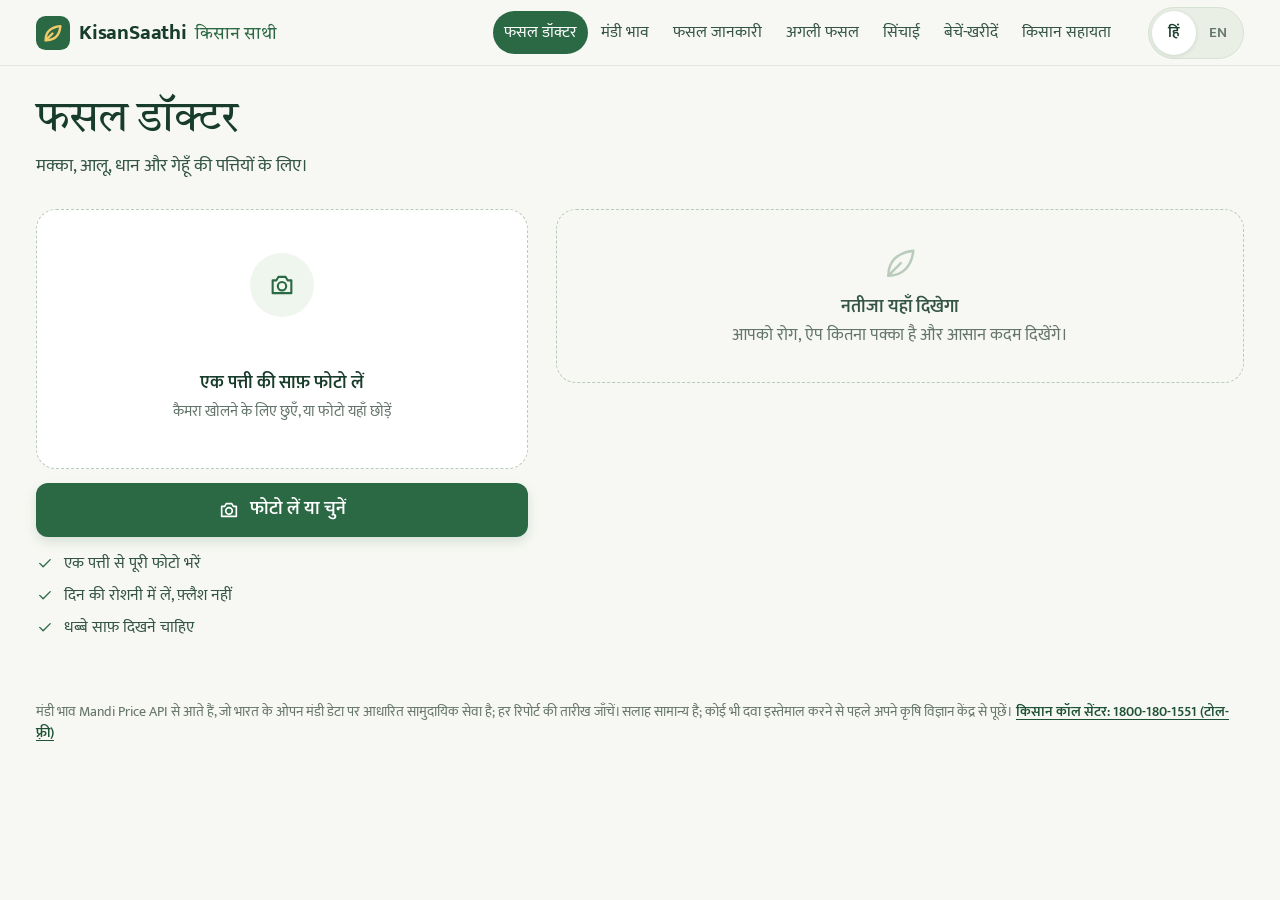
<file: frontend/disease.html>
<!doctype html>
<html lang="hi">
<head>
  <meta charset="utf-8">
  <meta name="viewport" content="width=device-width, initial-scale=1, viewport-fit=cover">
  <meta name="theme-color" content="#f7f8f3">
  <meta name="description" content="Photograph a maize, potato, rice or wheat leaf to check for disease.">
  <title>फसल डॉक्टर | KisanSaathi</title>
  <link rel="icon" href="data:image/svg+xml,%3Csvg xmlns='http://www.w3.org/2000/svg' viewBox='0 0 32 32'%3E%3Crect width='32' height='32' rx='9' fill='%232b6844'/%3E%3Cpath d='M9 23c0-7.5 4.8-12.4 14-13.4-.9 9-5.8 13.4-14 13.4zM9 23l6.5-6.5' fill='none' stroke='%23f2cb69' stroke-width='2.2' stroke-linecap='round' stroke-linejoin='round'/%3E%3C/svg%3E">
  <link rel="preload" href="fonts/Mukta-Regular.woff" as="font" type="font/woff" crossorigin>
  <link rel="preload" href="fonts/TiroDevanagariHindi-Regular.woff" as="font" type="font/woff" crossorigin>
  <link rel="stylesheet" href="css/style.css">
  <link rel="stylesheet" href="css/redesign.css">
  <script src="js/names.js" defer></script>
  <script src="js/i18n.js" defer></script>
  <script src="js/api.js" defer></script>
  <script src="js/disease.js" defer></script>
</head>
<body data-title-key="nav_doctor">
  <a class="skip-link" href="#main" data-i18n="skip">Skip to content</a>
  <header class="site-header">
    <div class="inner">
      <a class="wordmark" href="index.html" aria-label="KisanSaathi home">
        <svg class="wordmark-mark" viewBox="0 0 32 32" aria-hidden="true"><rect width="32" height="32" rx="9" fill="#2b6844"/><path d="M9 23c0-7.5 4.8-12.4 14-13.4-.9 9-5.8 13.4-14 13.4zM9 23l6.5-6.5" fill="none" stroke="#f2cb69" stroke-width="2.2" stroke-linecap="round" stroke-linejoin="round"/></svg>
        <span class="wordmark-text"><span class="wordmark-en" lang="en">KisanSaathi</span><span class="wordmark-hi" lang="hi">किसान साथी</span></span>
      </a>
      <nav class="top-nav" data-i18n-aria="nav_label">
        <a href="disease.html" aria-current="page"><span data-i18n="nav_doctor">Crop Doctor</span></a>
        <a href="prices.html"><span data-i18n="nav_prices">Mandi prices</span></a>
        <a href="crops.html"><span data-i18n="nav_insights">Crop insights</span></a>
        <a href="planning.html"><span data-i18n="nav_planner">Next season</span></a>
        <a href="irrigation.html"><span data-i18n="nav_irrigation">Irrigation</span></a>
        <a href="market.html"><span data-i18n="nav_market">Sell &amp; buy</span></a>
        <a href="schemes.html"><span data-i18n="nav_schemes">Farmer support</span></a>
      </nav>
      <div class="lang" role="group" aria-label="Language / भाषा">
        <button type="button" data-lang="hi" aria-pressed="true" lang="hi">हिं</button>
        <button type="button" data-lang="en" aria-pressed="false" lang="en">EN</button>
      </div>
    </div>
  </header>
  <main id="main" class="page">
    <header class="page-head">
      <h1 data-i18n="doc_title">Crop Doctor</h1>
      <p data-i18n="doc_lead">Works for maize, potato, rice and wheat leaves.</p>
    </header>

    <div class="split">
      <section class="capture sticky">
        <input class="photo-input" type="file" id="photo" accept="image/*">
        <label for="photo" class="dropzone" id="dropzone">
          <span class="dropzone-art"><span data-icon="camera" class="lg"></span></span>
          <span>
            <span class="dropzone-title" data-i18n="doc_drop">Take a clear photo of one leaf</span><br>
            <span class="dropzone-sub" data-i18n="doc_drop_sub">Tap to open the camera, or drop a photo here</span>
          </span>
          <span class="shot" id="shot" hidden>
            <img id="preview" alt="">
            <span class="scan" aria-hidden="true"></span>
            <span class="scan-label" id="scanLabel" hidden><span class="spinner"></span><span data-i18n="doc_checking">Checking the leaf…</span></span>
          </span>
        </label>
        <label for="photo" class="btn btn-primary btn-lg btn-block" id="photoButton"><span data-icon="camera"></span><span data-i18n="doc_button">Take or choose a photo</span></label>
        <ul class="tips">
          <li><span data-icon="check" class="sm"></span><span data-i18n="doc_tip_1">Fill the photo with one leaf</span></li>
          <li><span data-icon="check" class="sm"></span><span data-i18n="doc_tip_2">Use daylight, not flash</span></li>
          <li><span data-icon="check" class="sm"></span><span data-i18n="doc_tip_3">Keep the spots in focus</span></li>
        </ul>
        <div id="status" aria-live="polite"></div>
      </section>

      <section id="result" aria-live="polite" aria-busy="false"></section>
    </div>
  </main>
  <footer class="site-footer">
    <p><span data-i18n="footer_note">Mandi prices come from the community Mandi Price API, based on India’s open mandi data; check each report date. Advice is general; ask your Krishi Vigyan Kendra before using any chemical.</span> <a href="tel:18001801551" data-i18n="helpline">Kisan Call Centre: 1800-180-1551 (toll-free)</a></p>
  </footer>
  <nav class="bottom-nav" data-i18n-aria="nav_label">
    <a href="disease.html" aria-current="page"><span data-icon="leaf"></span><span data-i18n="nav_doctor">Crop Doctor</span></a>
    <a href="prices.html"><span data-icon="rupee"></span><span data-i18n="nav_prices">Mandi prices</span></a>
    <a href="crops.html"><span data-icon="chart"></span><span data-i18n="nav_insights">Crop insights</span></a>
    <a href="planning.html"><span data-icon="sprout"></span><span data-i18n="nav_planner">Next season</span></a>
    <a href="irrigation.html"><span data-icon="drop"></span><span data-i18n="nav_irrigation">Irrigation</span></a>
    <a href="market.html"><span data-icon="market"></span><span data-i18n="nav_market">Sell &amp; buy</span></a>
  </nav>
</body>
</html>
</file>
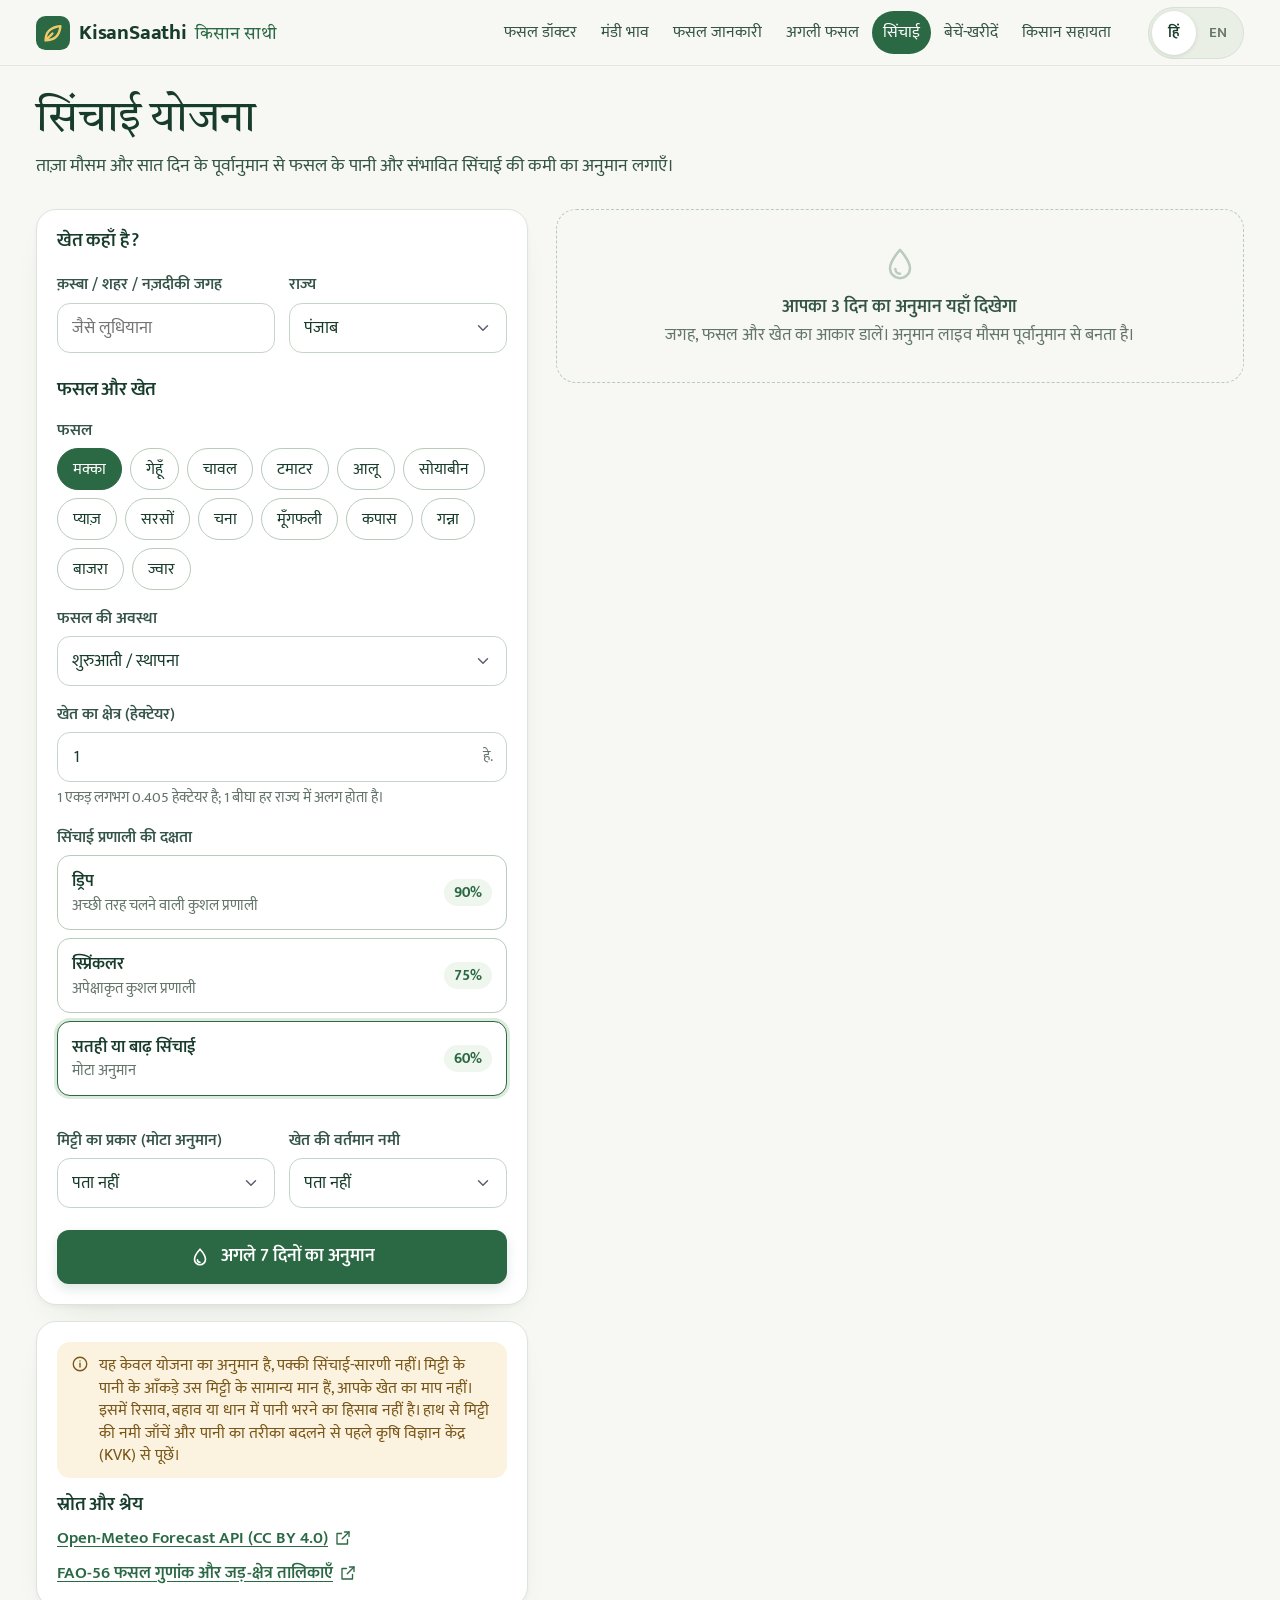
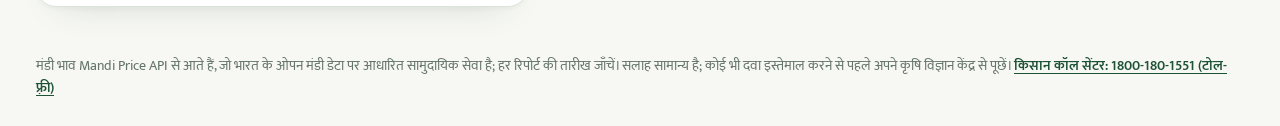
<file: frontend/irrigation.html>
<!doctype html>
<html lang="hi">
<head>
  <meta charset="utf-8">
  <meta name="viewport" content="width=device-width, initial-scale=1, viewport-fit=cover">
  <meta name="theme-color" content="#f7f8f3">
  <meta name="description" content="Seven-day crop water estimate and current conditions from the live weather forecast.">
  <title>सिंचाई योजना | KisanSaathi</title>
  <link rel="icon" href="data:image/svg+xml,%3Csvg xmlns='http://www.w3.org/2000/svg' viewBox='0 0 32 32'%3E%3Crect width='32' height='32' rx='9' fill='%232b6844'/%3E%3Cpath d='M9 23c0-7.5 4.8-12.4 14-13.4-.9 9-5.8 13.4-14 13.4zM9 23l6.5-6.5' fill='none' stroke='%23f2cb69' stroke-width='2.2' stroke-linecap='round' stroke-linejoin='round'/%3E%3C/svg%3E">
  <link rel="preload" href="fonts/Mukta-Regular.woff" as="font" type="font/woff" crossorigin>
  <link rel="preload" href="fonts/TiroDevanagariHindi-Regular.woff" as="font" type="font/woff" crossorigin>
  <link rel="stylesheet" href="css/style.css">
  <link rel="stylesheet" href="css/redesign.css">
  <script src="js/names.js" defer></script>
  <script src="js/i18n.js" defer></script>
  <script src="js/api.js" defer></script>
  <script src="js/irrigation.js" defer></script>
</head>
<body data-title-key="nav_irrigation">
  <a class="skip-link" href="#main" data-i18n="skip">Skip to content</a>
  <header class="site-header">
    <div class="inner">
      <a class="wordmark" href="index.html" aria-label="KisanSaathi home">
        <svg class="wordmark-mark" viewBox="0 0 32 32" aria-hidden="true"><rect width="32" height="32" rx="9" fill="#2b6844"/><path d="M9 23c0-7.5 4.8-12.4 14-13.4-.9 9-5.8 13.4-14 13.4zM9 23l6.5-6.5" fill="none" stroke="#f2cb69" stroke-width="2.2" stroke-linecap="round" stroke-linejoin="round"/></svg>
        <span class="wordmark-text"><span class="wordmark-en" lang="en">KisanSaathi</span><span class="wordmark-hi" lang="hi">किसान साथी</span></span>
      </a>
      <nav class="top-nav" data-i18n-aria="nav_label">
        <a href="disease.html"><span data-i18n="nav_doctor">Crop Doctor</span></a>
        <a href="prices.html"><span data-i18n="nav_prices">Mandi prices</span></a>
        <a href="crops.html"><span data-i18n="nav_insights">Crop insights</span></a>
        <a href="planning.html"><span data-i18n="nav_planner">Next season</span></a>
        <a href="irrigation.html" aria-current="page"><span data-i18n="nav_irrigation">Irrigation</span></a>
        <a href="market.html"><span data-i18n="nav_market">Sell &amp; buy</span></a>
        <a href="schemes.html"><span data-i18n="nav_schemes">Farmer support</span></a>
      </nav>
      <div class="lang" role="group" aria-label="Language / भाषा">
        <button type="button" data-lang="hi" aria-pressed="true" lang="hi">हिं</button>
        <button type="button" data-lang="en" aria-pressed="false" lang="en">EN</button>
      </div>
    </div>
  </header>
  <main id="main" class="page">
    <header class="page-head">
      <h1 data-i18n="irr_title">Irrigation Planner</h1>
      <p data-i18n="irr_intro">Use live current conditions and a seven-day forecast to estimate crop water use and irrigation deficit.</p>
    </header>

    <div class="work-layout">
      <form id="irrigationForm" class="panel filters form">
        <h2 class="panel-title" data-i18n="irr_where">Where is the field?</h2>
        <div class="row two">
          <div class="field">
            <label class="label" for="location" data-i18n="irr_location">Town / city / nearest place</label>
            <input class="input" id="location" name="location" minlength="2" maxlength="100" required data-i18n-placeholder="irr_location_ph" placeholder="e.g. Ludhiana" autocomplete="address-level2">
          </div>
          <div class="field">
            <label class="label" for="state" data-i18n="f_state">State</label>
            <select class="select" id="state" name="state" required><option value="" data-i18n="crop_choose_state">Choose a state…</option></select>
          </div>
        </div>

        <h2 class="panel-title" style="margin-top:26px" data-i18n="irr_field">Crop and field</h2>
        <fieldset class="field chips-field">
          <legend class="label" data-i18n="irr_crop">Crop</legend>
          <div class="chips" id="cropChips">
              <label class="chip"><input type="radio" name="crop" value="maize" checked><span data-crop="Maize">Maize</span></label>
              <label class="chip"><input type="radio" name="crop" value="wheat"><span data-crop="Wheat">Wheat</span></label>
              <label class="chip"><input type="radio" name="crop" value="rice"><span data-crop="Rice">Rice</span></label>
              <label class="chip"><input type="radio" name="crop" value="tomato"><span data-crop="Tomato">Tomato</span></label>
              <label class="chip"><input type="radio" name="crop" value="potato"><span data-crop="Potato">Potato</span></label>
              <label class="chip"><input type="radio" name="crop" value="soybean"><span data-crop="Soybean">Soybean</span></label>
              <label class="chip"><input type="radio" name="crop" value="onion"><span data-crop="Onion">Onion</span></label>
              <label class="chip"><input type="radio" name="crop" value="mustard"><span data-crop="Mustard">Mustard</span></label>
              <label class="chip"><input type="radio" name="crop" value="chickpea"><span data-crop="Chickpea">Chickpea</span></label>
              <label class="chip"><input type="radio" name="crop" value="groundnut"><span data-crop="Groundnut">Groundnut</span></label>
              <label class="chip"><input type="radio" name="crop" value="cotton"><span data-crop="Cotton">Cotton</span></label>
              <label class="chip"><input type="radio" name="crop" value="sugarcane"><span data-crop="Sugarcane">Sugarcane</span></label>
              <label class="chip"><input type="radio" name="crop" value="pearl millet"><span data-crop="Pearl millet">Pearl millet</span></label>
              <label class="chip"><input type="radio" name="crop" value="sorghum"><span data-crop="Sorghum">Sorghum</span></label>
          </div>
        </fieldset>
        <div class="field">
          <label class="label" for="stage" data-i18n="irr_stage">Growth stage</label>
          <select class="select" id="stage" name="stage" required>
            <option value="initial" data-i18n="irr_initial">Initial / establishment</option>
            <option value="development" data-i18n="irr_development">Vegetative development</option>
            <option value="mid_season" data-i18n="irr_mid">Mid-season / flowering or peak growth</option>
            <option value="late_season" data-i18n="irr_late">Late season / ripening</option>
          </select>
        </div>
        <div class="field">
          <label class="label" for="area" data-i18n="irr_area">Field area (hectares)</label>
          <div class="input-unit"><input class="input num" id="area" name="area_ha" type="number" inputmode="decimal" min="0.0001" max="10000" step="any" required value="1"><span class="unit" data-i18n="unit_ha">ha</span></div>
          <p class="hint" data-i18n="irr_acre_hint">1 acre is about 0.405 hectare; 1 bigha is different in each state.</p>
        </div>
        <fieldset class="field chips-field">
          <legend class="label" data-i18n="irr_efficiency">Irrigation system efficiency</legend>
          <div class="options">
              <label class="option"><input type="radio" name="efficiency" value="0.9"><span class="option-body"><span class="option-title" data-i18n="irr_eff_drip">Drip</span><span class="option-desc" data-i18n="irr_eff_drip_d">Well-managed, efficient system</span></span><span class="option-tag num">90%</span></label>
              <label class="option"><input type="radio" name="efficiency" value="0.75"><span class="option-body"><span class="option-title" data-i18n="irr_eff_sprinkler">Sprinkler</span><span class="option-desc" data-i18n="irr_eff_sprinkler_d">Reasonably efficient system</span></span><span class="option-tag num">75%</span></label>
              <label class="option"><input type="radio" name="efficiency" value="0.6" checked><span class="option-body"><span class="option-title" data-i18n="irr_eff_surface">Surface or flood</span><span class="option-desc" data-i18n="irr_eff_surface_d">Rough estimate</span></span><span class="option-tag num">60%</span></label>
          </div>
        </fieldset>
        <div class="row two field">
          <div class="field">
            <label class="label" for="soilTexture" data-i18n="irr_soil">Soil texture</label>
            <select class="select" id="soilTexture" name="soil_texture">
              <option value="unknown" data-i18n="irr_soil_unknown">Unknown</option>
              <option value="sandy" data-i18n="irr_soil_sandy">Sandy</option>
              <option value="loamy" data-i18n="irr_soil_loamy">Loamy</option>
              <option value="alluvial" data-i18n="planner_soil_alluvial">Alluvial</option>
              <option value="clayey" data-i18n="irr_soil_clayey">Clayey</option>
              <option value="black" data-i18n="irr_soil_black">Black soil</option>
              <option value="red" data-i18n="irr_soil_red">Red soil</option>
            </select>
          </div>
          <div class="field">
            <label class="label" for="fieldMoisture" data-i18n="irr_moisture">Current field moisture</label>
            <select class="select" id="fieldMoisture" name="field_moisture">
              <option value="unknown" data-i18n="irr_moisture_unknown">Unknown</option>
              <option value="dry" data-i18n="irr_moisture_dry">Dry</option>
              <option value="normal" data-i18n="irr_moisture_normal">Normal</option>
              <option value="wet" data-i18n="irr_moisture_wet">Wet</option>
            </select>
          </div>
        </div>
        <button class="btn btn-primary btn-lg btn-block" type="submit" style="margin-top:22px"><span data-icon="drop"></span><span data-i18n="irr_calculate">Estimate next 7 days</span></button>
      </form>

      <div class="results-col">
        <div id="status" aria-live="polite"></div>
        <div id="results" class="stack" aria-live="polite"></div>
      </div>

      <section class="panel extra" aria-labelledby="irrSourcesTitle">
        <p class="notice warn" style="margin-top:0"><span data-icon="info" class="sm"></span><span data-i18n="irr_caveat">Planning estimate only. It is not a guaranteed irrigation schedule. The soil-water figures are typical values for the soil type, not a measurement of your field. It does not model percolation, runoff or paddy flooding. Check soil moisture by hand and ask your Krishi Vigyan Kendra (KVK) before changing water practice.</span></p>
        <h2 class="panel-title" id="irrSourcesTitle" style="margin-top:16px" data-i18n="irr_sources">Sources and attribution</h2>
        <ul class="link-list">
          <li><a class="ext-link" href="https://open-meteo.com/en/docs" target="_blank" rel="noopener noreferrer">Open-Meteo Forecast API (CC BY 4.0)<span data-icon="external" class="sm"></span></a></li>
          <li><a class="ext-link" href="https://www.fao.org/4/S2022E/s2022e07.htm" target="_blank" rel="noopener noreferrer"><span data-i18n="src_fao_kc">FAO-56 crop coefficients and root-zone tables</span><span data-icon="external" class="sm"></span></a></li>
        </ul>
      </section>
    </div>
  </main>
  <footer class="site-footer">
    <p><span data-i18n="footer_note">Mandi prices come from the community Mandi Price API, based on India’s open mandi data; check each report date. Advice is general; ask your Krishi Vigyan Kendra before using any chemical.</span> <a href="tel:18001801551" data-i18n="helpline">Kisan Call Centre: 1800-180-1551 (toll-free)</a></p>
  </footer>
  <nav class="bottom-nav" data-i18n-aria="nav_label">
    <a href="disease.html"><span data-icon="leaf"></span><span data-i18n="nav_doctor">Crop Doctor</span></a>
    <a href="prices.html"><span data-icon="rupee"></span><span data-i18n="nav_prices">Mandi prices</span></a>
    <a href="crops.html"><span data-icon="chart"></span><span data-i18n="nav_insights">Crop insights</span></a>
    <a href="planning.html"><span data-icon="sprout"></span><span data-i18n="nav_planner">Next season</span></a>
    <a href="irrigation.html" aria-current="page"><span data-icon="drop"></span><span data-i18n="nav_irrigation">Irrigation</span></a>
    <a href="market.html"><span data-icon="market"></span><span data-i18n="nav_market">Sell &amp; buy</span></a>
  </nav>
</body>
</html>
</file>
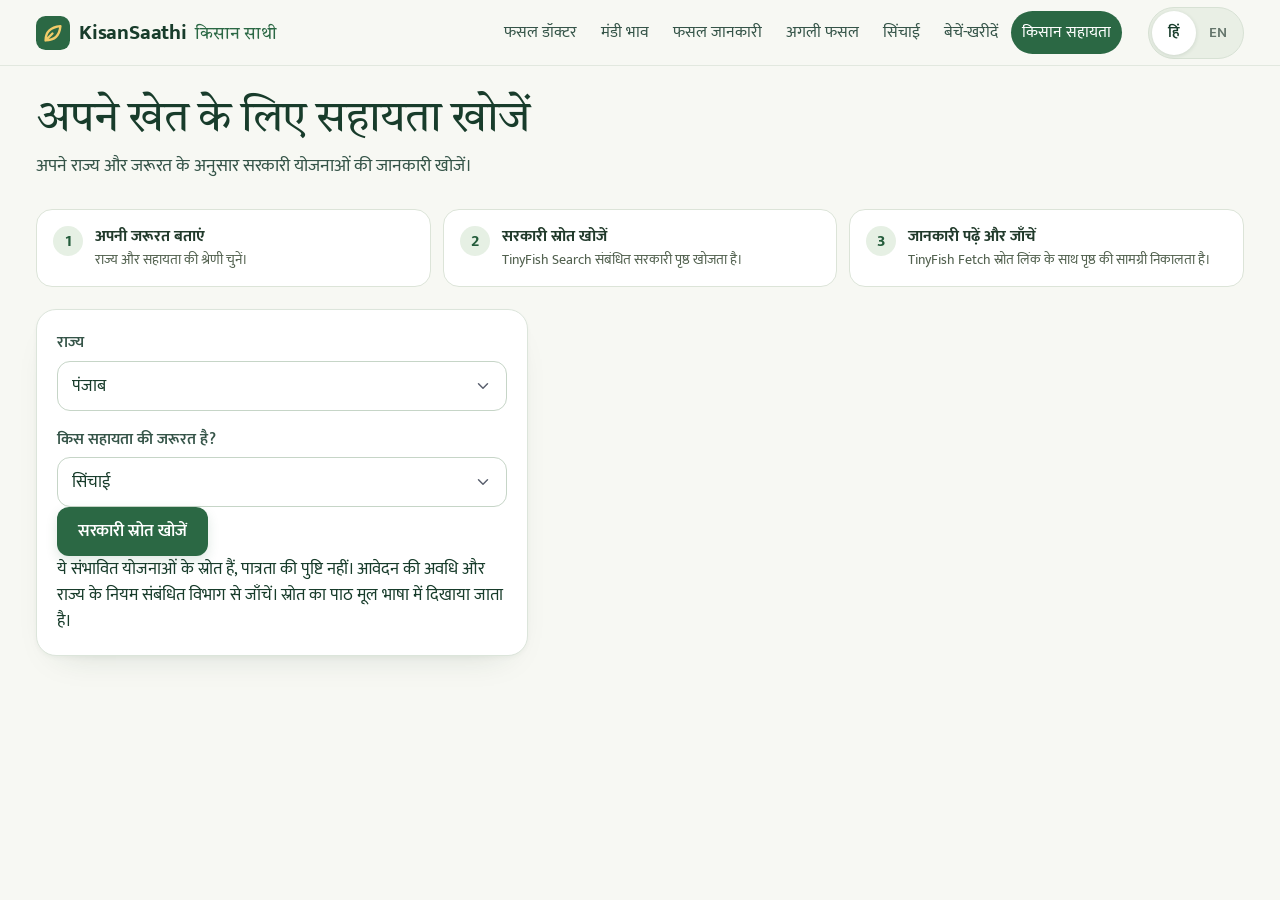
<file: frontend/schemes.html>
<!doctype html>
<html lang="hi">
<head>
  <meta charset="utf-8">
  <meta name="viewport" content="width=device-width, initial-scale=1, viewport-fit=cover">
  <meta name="theme-color" content="#f7f8f3">
  <meta name="description" content="Discover and inspect official farmer-support information for your state using TinyFish Search and Fetch.">
  <title>किसान सहायता | KisanSaathi</title>
  <link rel="icon" href="data:image/svg+xml,%3Csvg xmlns='http://www.w3.org/2000/svg' viewBox='0 0 32 32'%3E%3Crect width='32' height='32' rx='9' fill='%232b6844'/%3E%3Cpath d='M9 23c0-7.5 4.8-12.4 14-13.4-.9 9-5.8 13.4-14 13.4zM9 23l6.5-6.5' fill='none' stroke='%23f2cb69' stroke-width='2.2' stroke-linecap='round' stroke-linejoin='round'/%3E%3C/svg%3E">
  <link rel="preload" href="fonts/Mukta-Regular.woff" as="font" type="font/woff" crossorigin>
  <link rel="preload" href="fonts/TiroDevanagariHindi-Regular.woff" as="font" type="font/woff" crossorigin>
  <link rel="stylesheet" href="css/style.css">
  <link rel="stylesheet" href="css/redesign.css">
  <script src="js/names.js" defer></script>
  <script src="js/i18n.js" defer></script>
  <script src="js/api.js" defer></script>
  <script src="js/schemes.js" defer></script>
</head>
<body data-title-key="nav_schemes">
  <a class="skip-link" href="#main" data-i18n="skip">Skip to content</a>
  <header class="site-header">
    <div class="inner">
      <a class="wordmark" href="index.html" aria-label="KisanSaathi home">
        <svg class="wordmark-mark" viewBox="0 0 32 32" aria-hidden="true"><rect width="32" height="32" rx="9" fill="#2b6844"/><path d="M9 23c0-7.5 4.8-12.4 14-13.4-.9 9-5.8 13.4-14 13.4zM9 23l6.5-6.5" fill="none" stroke="#f2cb69" stroke-width="2.2" stroke-linecap="round" stroke-linejoin="round"/></svg>
        <span class="wordmark-text"><span class="wordmark-en" lang="en">KisanSaathi</span><span class="wordmark-hi" lang="hi">किसान साथी</span></span>
      </a>
      <nav class="top-nav" data-i18n-aria="nav_label">
        <a href="disease.html"><span data-i18n="nav_doctor">Crop Doctor</span></a>
        <a href="prices.html"><span data-i18n="nav_prices">Mandi prices</span></a>
        <a href="crops.html"><span data-i18n="nav_insights">Crop insights</span></a>
        <a href="planning.html"><span data-i18n="nav_planner">Next season</span></a>
        <a href="irrigation.html"><span data-i18n="nav_irrigation">Irrigation</span></a>
        <a href="market.html"><span data-i18n="nav_market">Sell &amp; buy</span></a>
        <a href="schemes.html"><span data-i18n="nav_schemes">Farmer support</span></a>
      </nav>
      <div class="lang" role="group" aria-label="Language / भाषा">
        <button type="button" data-lang="hi" aria-pressed="true" lang="hi">हिं</button>
        <button type="button" data-lang="en" aria-pressed="false" lang="en">EN</button>
      </div>
    </div>
  </header>
  <main id="main" class="page">
    <header class="page-head"><h1 data-i18n="sc_title">Find support for your farm</h1><p data-i18n="sc_intro"></p></header>
    <section class="scheme-flow" aria-label="How farmer support search works">
      <div class="scheme-step"><span class="scheme-step-number">1</span><div><strong data-i18n="sc_step1_title">Describe your need</strong><span data-i18n="sc_step1_text">Choose a state and support category.</span></div></div>
      <div class="scheme-step"><span class="scheme-step-number">2</span><div><strong data-i18n="sc_step2_title">Discover official sources</strong><span data-i18n="sc_step2_text">TinyFish Search finds relevant government pages.</span></div></div>
      <div class="scheme-step"><span class="scheme-step-number">3</span><div><strong data-i18n="sc_step3_title">Read and verify</strong><span data-i18n="sc_step3_text">TinyFish Fetch extracts page content with source links.</span></div></div>
    </section>
    <div class="work-layout">
      <form id="schemeForm" class="panel filters form">
        <div class="field"><label class="label" for="state" data-i18n="f_state">State</label><select class="select" id="state" required></select></div>
        <div class="field"><label class="label" for="category" data-i18n="sc_category"></label><select class="select" id="category"><option value="irrigation" data-i18n="sc_irrigation">Irrigation</option><option value="solar" data-i18n="sc_solar">Solar pumps</option><option value="equipment" data-i18n="sc_equipment">Farm equipment</option><option value="insurance" data-i18n="sc_insurance">Crop insurance</option><option value="income" data-i18n="sc_income">Income support</option></select></div><button id="searchButton" class="btn btn-primary" type="submit" data-i18n="sc_search"></button>
        <p data-i18n="sc_note"></p>
      </form><section aria-label="Scheme results"><div id="schemeStatus" role="status" aria-live="polite"></div><div id="schemeResults"></div></section>
    </div>
  </main>
</body></html>
</file>
<file: frontend/css/style.css>
/* KisanSaathi - design system. 
   Palette: forest green, sage, warm paper white and harvest gold; soil red is reserved for warnings.
   Type: Tiro Devanagari Hindi for display, Mukta for text (both cover Hindi and English).
   Mobile first: bottom tab bar on phones, two-column workspaces from 900px. */

/* Fonts are stored in frontend/fonts (subset to Hindi + English), so the app looks right offline.
   Licence: SIL Open Font License, see fonts/OFL-*.txt */
@font-face { font-family: "Mukta"; src: url("../fonts/Mukta-Regular.woff") format("woff"); font-weight: 400 500; font-style: normal; font-display: swap; }
@font-face { font-family: "Mukta"; src: url("../fonts/Mukta-SemiBold.woff") format("woff"); font-weight: 600; font-style: normal; font-display: swap; }
@font-face { font-family: "Mukta"; src: url("../fonts/Mukta-Bold.woff") format("woff"); font-weight: 700 800; font-style: normal; font-display: swap; }
@font-face { font-family: "Tiro Devanagari Hindi"; src: url("../fonts/TiroDevanagariHindi-Regular.woff") format("woff"); font-weight: 400; font-style: normal; font-display: swap; }

:root {
  color-scheme: light;

  --paper: #f7f8f3;
  --surface: #ffffff;
  --sunk: #eaf0e7;
  --ink: #183c2b;
  --ink-2: #355448;
  --muted: #64756b;
  --line: #dce5db;
  --line-strong: #b9cbbb;

  --green: #2b6844;
  --green-700: #1e5235;
  --green-100: #dcebdc;
  --green-50: #eff6ed;

  --harvest: #c18b2d;
  --harvest-700: #795619;
  --harvest-50: #fbf3df;

  --field: #2b6844;
  --field-50: #e7f2e5;
  --soil: #9b4537;
  --soil-50: #f9e9e4;

  --font-display: "Tiro Devanagari Hindi", "Noto Serif Devanagari", Georgia, serif;
  --font-text: "Mukta", "Nirmala UI", "Noto Sans Devanagari", system-ui, -apple-system, "Segoe UI", sans-serif;

  --r-panel: 18px;
  --r-control: 12px;
  --r-small: 8px;
  --lift: 0 2px 4px rgba(28, 60, 42, .035), 0 16px 36px -24px rgba(28, 60, 42, .22);

  --header-h: 60px;
  --nav-h: 68px;
  --gutter: 16px;
  --ease: cubic-bezier(.2, .7, .2, 1);
}

*, *::before, *::after { box-sizing: border-box; }
html { -webkit-text-size-adjust: 100%; scroll-padding-top: calc(var(--header-h) + 12px); }
body {
  margin: 0;
  min-height: 100vh;
  background: var(--paper);
  color: var(--ink);
  font-family: var(--font-text);
  font-size: 17px;
  line-height: 1.55;
  padding-bottom: calc(var(--nav-h) + env(safe-area-inset-bottom));
  -webkit-font-smoothing: antialiased;
  text-rendering: optimizeLegibility;
}
img, svg { display: block; max-width: 100%; }
a { color: var(--green); text-underline-offset: 3px; }
button, input, select, textarea { font: inherit; color: inherit; }
h1, h2, h3, h4 { margin: 0; line-height: 1.2; font-weight: 600; }
p { margin: 0; }
[hidden], .hidden { display: none !important; }
.num { font-variant-numeric: tabular-nums; }

:focus-visible { outline: 3px solid var(--harvest); outline-offset: 2px; border-radius: 6px; }

.skip-link {
  position: absolute; left: 12px; top: -60px; z-index: 50;
  background: var(--ink); color: #fff; padding: 10px 14px; border-radius: var(--r-small);
}
.skip-link:focus { top: 10px; }

.icon { width: 22px; height: 22px; flex: none; stroke: currentColor; fill: none; stroke-width: 1.8; stroke-linecap: round; stroke-linejoin: round; }
.icon.sm { width: 18px; height: 18px; }
.icon.lg { width: 28px; height: 28px; }

/* ---------------------------------------------------------------- Header */
.site-header {
  position: sticky; top: 0; z-index: 20;
  height: var(--header-h);
  background: rgba(247, 248, 243, .96);
  backdrop-filter: saturate(1.4) blur(10px);
  -webkit-backdrop-filter: saturate(1.4) blur(10px);
  border-bottom: 1px solid var(--line);
}
.site-header .inner {
  max-width: 1120px; height: 100%; margin: 0 auto; padding: 0 var(--gutter);
  display: flex; align-items: center; gap: 24px;
}
.wordmark { display: flex; align-items: baseline; gap: 8px; text-decoration: none; color: var(--ink); margin-right: auto; }
.wordmark-mark { width: 30px; height: 30px; align-self: center; }
.wordmark-hi { font-family: var(--font-display); font-size: 23px; line-height: 1; }
.wordmark-en { font-size: 13px; color: var(--muted); letter-spacing: .01em; }

.top-nav { display: none; gap: 4px; }
.top-nav a {
  display: inline-flex; align-items: center; gap: 8px; padding: 8px 13px; border-radius: 999px;
  color: var(--ink-2); text-decoration: none; font-weight: 500; font-size: 16px; white-space: nowrap;
}
.top-nav a:hover { background: var(--sunk); }
.top-nav a[aria-current="page"] { background: var(--ink); color: #fff; }

.lang {
  display: inline-flex; padding: 3px; border-radius: 999px; background: var(--sunk); border: 1px solid var(--line);
}
.lang button {
  min-width: 44px; min-height: 36px; padding: 0 12px; border: 0; border-radius: 999px;
  background: transparent; color: var(--muted); font-weight: 600; font-size: 15px; cursor: pointer;
}
.lang button[aria-pressed="true"] { background: var(--surface); color: var(--ink); box-shadow: 0 1px 3px rgba(22, 33, 62, .15); }

/* ---------------------------------------------------------------- Bottom nav (phones) */
.bottom-nav {
  position: fixed; inset: auto 0 0 0; z-index: 20;
  height: calc(var(--nav-h) + env(safe-area-inset-bottom));
  padding-bottom: env(safe-area-inset-bottom);
  display: grid; grid-template-columns: repeat(6, minmax(0, 1fr));
  background: var(--surface); border-top: 1px solid var(--line);
}
.bottom-nav a {
  display: flex; flex-direction: column; align-items: center; justify-content: center; gap: 3px;
  color: var(--muted); text-decoration: none; font-size: 11px; font-weight: 500; line-height: 1.15; text-align: center; padding: 0 1px; min-width: 0;
}
.bottom-nav a[aria-current="page"] { color: var(--green); }
.bottom-nav a[aria-current="page"] .icon { stroke-width: 2.2; }

/* Six tools need a wide header; smaller screens keep the bottom tab bar. */
@media (min-width: 1220px) {
  body { padding-bottom: 0; }
  .bottom-nav { display: none; }
  .top-nav { display: flex; }
}

/* ---------------------------------------------------------------- Page frame */
.page { max-width: 1120px; margin: 0 auto; padding: 24px var(--gutter) 40px; }
.page-head { max-width: 640px; margin-bottom: 22px; }
.page-head h1 { font-family: var(--font-display); font-weight: 400; font-size: clamp(32px, 6vw, 44px); letter-spacing: -.005em; text-wrap: balance; }
.page-head p { color: var(--muted); margin-top: 6px; font-size: 18px; }

.split { display: grid; gap: 18px; }
@media (min-width: 900px) {
  .split { grid-template-columns: minmax(0, 5fr) minmax(0, 7fr); gap: 28px; align-items: start; }
  .split > .sticky { position: sticky; top: calc(var(--header-h) + 20px); }
}

.panel { background: var(--surface); border: 1px solid var(--line); border-radius: var(--r-panel); padding: 20px; }
.panel + .panel { margin-top: 16px; }
.split > .panel + .panel { margin-top: 0; }
.stack > * + * { margin-top: 16px; }
.panel-title { font-size: 19px; font-weight: 600; margin-bottom: 4px; }
.panel-sub { color: var(--muted); font-size: 15px; }

.site-footer { max-width: 1120px; margin: 0 auto; padding: 8px var(--gutter) 28px; color: var(--muted); font-size: 14px; }
.site-footer a { color: var(--ink-2); font-weight: 600; }

/* ---------------------------------------------------------------- Forms */
.field { margin-top: 16px; }
.form > :first-child, .form > .row:first-child > .field:first-child { margin-top: 0; }
.label { display: block; font-weight: 600; font-size: 15.5px; margin-bottom: 6px; color: var(--ink-2); }
.optional { font-weight: 400; color: var(--muted); }
.input, .select, .textarea {
  width: 100%; min-height: 50px; padding: 11px 14px;
  background: var(--surface); border: 1.5px solid var(--line-strong); border-radius: var(--r-control);
  font-size: 17px; transition: border-color .15s, box-shadow .15s;
}
.textarea { min-height: 92px; resize: vertical; }
input[type="number"] { -moz-appearance: textfield; appearance: textfield; }
input[type="number"]::-webkit-inner-spin-button, input[type="number"]::-webkit-outer-spin-button { -webkit-appearance: none; margin: 0; }
.select {
  appearance: none; -webkit-appearance: none; padding-right: 42px; cursor: pointer;
  background-image: url("data:image/svg+xml,%3Csvg xmlns='http://www.w3.org/2000/svg' viewBox='0 0 24 24' fill='none' stroke='%235c6270' stroke-width='2' stroke-linecap='round' stroke-linejoin='round'%3E%3Cpath d='m6 9 6 6 6-6'/%3E%3C/svg%3E");
  background-repeat: no-repeat; background-position: right 14px center; background-size: 18px;
}
.input:hover, .select:hover, .textarea:hover { border-color: var(--muted); }
.input:focus, .select:focus, .textarea:focus { outline: none; border-color: var(--green); box-shadow: 0 0 0 4px var(--green-100); }
.select:disabled { opacity: .55; cursor: not-allowed; }
.input-unit { position: relative; }
.input-unit .input { padding-right: 64px; }
.input-unit .unit { position: absolute; right: 14px; top: 50%; transform: translateY(-50%); color: var(--muted); font-size: 15px; pointer-events: none; }
.row { display: grid; gap: 0 14px; }
@media (min-width: 560px) {
  .row.two { grid-template-columns: 1fr 1fr; }
  .form > .row.two:first-child > .field:nth-child(2) { margin-top: 0; }
}

/* Crop chips (radio buttons) */
.chips-field { border: 0; padding: 0; margin-inline: 0; min-width: 0; }
.chips-field legend { padding: 0; }
.chips { display: flex; flex-wrap: wrap; gap: 8px; }
.chip { position: relative; }
.chip input { position: absolute; opacity: 0; inset: 0; margin: 0; cursor: pointer; }
.chip span {
  display: inline-flex; align-items: center; min-height: 42px; padding: 6px 15px; border-radius: 999px;
  border: 1.5px solid var(--line-strong); background: var(--surface); font-size: 15.5px; font-weight: 500; cursor: pointer;
}
.chip input:hover + span { border-color: var(--muted); }
.chip input:checked + span { background: var(--ink); border-color: var(--ink); color: #fff; }
.chip input:focus-visible + span { outline: 3px solid var(--harvest); outline-offset: 2px; }

/* ---------------------------------------------------------------- Buttons */
.btn {
  display: inline-flex; align-items: center; justify-content: center; gap: 10px;
  min-height: 50px; padding: 10px 20px; border-radius: var(--r-control);
  border: 1.5px solid transparent; font-weight: 600; font-size: 17px; text-decoration: none; cursor: pointer;
  transition: background-color .15s, border-color .15s, transform .1s;
}
.btn:active { transform: translateY(1px); }
.btn:disabled, .btn[aria-disabled="true"] { opacity: .6; cursor: progress; }
.btn-primary { background: var(--green); color: #fff; }
.btn-primary:hover { background: var(--green-700); }
.btn-ghost { background: var(--surface); color: var(--ink); border-color: var(--line-strong); }
.btn-ghost:hover { border-color: var(--ink); }
.btn-quiet { background: transparent; color: var(--green); padding-left: 10px; padding-right: 10px; }
.btn-quiet:hover { background: var(--green-50); }
.btn-lg { min-height: 58px; font-size: 18px; padding: 12px 24px; }
.btn-sm { min-height: 42px; font-size: 15.5px; padding: 6px 14px; }
.btn-block { width: 100%; }
.btn-group { display: flex; flex-wrap: wrap; gap: 10px; margin-top: 16px; }

/* ---------------------------------------------------------------- Messages */
.notice { display: flex; gap: 10px; align-items: flex-start; padding: 12px 14px; border-radius: var(--r-control); font-size: 15.5px; line-height: 1.45; margin-top: 14px; }
.notice .icon { margin-top: 1px; }
.notice.info { background: var(--green-50); color: var(--green-700); }
.notice.warn { background: var(--harvest-50); color: var(--harvest-700); }
.notice.error { background: var(--soil-50); color: var(--soil); }
.notice.ok { background: var(--field-50); color: var(--field); }
.loading { display: flex; align-items: center; gap: 10px; color: var(--muted); padding: 14px 0; }
.spinner { width: 20px; height: 20px; border-radius: 50%; border: 2.5px solid var(--green-100); border-top-color: var(--green); animation: spin .8s linear infinite; flex: none; }
@keyframes spin { to { transform: rotate(360deg); } }

.empty { text-align: center; padding: 34px 18px; color: var(--muted); }
.empty .icon { width: 40px; height: 40px; margin: 0 auto 10px; stroke: var(--line-strong); stroke-width: 1.5; }
.empty-title { color: var(--ink-2); font-weight: 600; font-size: 18px; }

/* ---------------------------------------------------------------- Home */
.hero { padding: 18px 0 8px; display: grid; gap: 22px; }
.hero-title { font-family: var(--font-display); font-weight: 400; font-size: clamp(36px, 9vw, 62px); line-height: 1.1; letter-spacing: -.01em; max-width: 16ch; text-wrap: balance; }
.hero-lead { font-size: 19px; color: var(--ink-2); max-width: 34ch; margin-top: 14px; }
.hero-actions { display: flex; flex-wrap: wrap; gap: 10px; margin-top: 22px; }
@media (min-width: 900px) {
  .hero { grid-template-columns: minmax(0, 1.1fr) minmax(0, .9fr); align-items: end; gap: 48px; padding: 48px 0 28px; }
  .hero.no-live { grid-template-columns: 1fr; }
}

.live { background: var(--ink); color: #fff; border-radius: var(--r-panel); padding: 20px; box-shadow: var(--lift); position: relative; overflow: hidden; }
.live::after {
  content: ""; position: absolute; inset: auto -40px -60px auto; width: 220px; height: 220px; border-radius: 50%;
  background: radial-gradient(circle, rgba(212, 150, 26, .32), rgba(212, 150, 26, 0) 70%); pointer-events: none;
}
.live-head { display: flex; justify-content: space-between; align-items: center; gap: 12px; color: #e0eadf; font-size: 15px; }
.live-dot { display: inline-flex; align-items: center; gap: 8px; }
.live-dot::before { content: ""; width: 8px; height: 8px; border-radius: 50%; background: var(--harvest); }
.live-crop { font-family: var(--font-display); font-size: 28px; margin-top: 10px; line-height: 1.15; }
.live-rows { margin-top: 14px; display: grid; gap: 2px; }
.live-row { display: grid; grid-template-columns: 1fr auto; gap: 12px; padding: 9px 0; border-top: 1px solid rgba(255, 255, 255, .12); align-items: baseline; }
.live-row:first-child { border-top: 0; }
.live-market { font-weight: 500; }
.live-price { font-weight: 700; font-size: 20px; }
.live-row.top .live-price { color: #f2cb69; font-size: 24px; }
.live-foot { margin-top: 12px; display: flex; justify-content: space-between; align-items: center; gap: 12px; flex-wrap: wrap; font-size: 14px; color: #d0dfcf; }
.live-foot a { color: #fff; font-weight: 600; }
.live.is-sample .live-sample { display: inline; }
.live-sample { display: none; color: #f2cb69; font-weight: 600; }

.tools { display: grid; gap: 12px; margin-top: 26px; }
@media (min-width: 760px) {
  .tools { grid-template-columns: 1.25fr 1fr 1fr; }
  .tool.featured { grid-row: span 2; }
}
.tool {
  display: flex; flex-direction: column; gap: 10px; padding: 20px; min-height: 150px;
  background: var(--surface); border: 1px solid var(--line); border-radius: var(--r-panel);
  color: var(--ink); text-decoration: none; transition: border-color .15s, transform .15s var(--ease);
}
.tool:hover { border-color: var(--ink); }
.tool-icon { width: 46px; height: 46px; border-radius: 14px; display: grid; place-items: center; background: var(--green-50); color: var(--green); }
.tool.featured { background: var(--green); border-color: var(--green); color: #fff; }
.tool.featured .tool-icon { background: rgba(255, 255, 255, .14); color: #fff; }
.tool.featured .tool-desc { color: #d4e4d1; }
.tool-title { font-family: var(--font-display); font-weight: 400; font-size: 25px; margin-top: auto; }
.tool-desc { color: var(--muted); font-size: 15.5px; }

.help-band {
  margin-top: 26px; display: flex; flex-wrap: wrap; align-items: center; justify-content: space-between; gap: 14px;
  padding: 18px 20px; border-radius: var(--r-panel); background: var(--harvest-50); border: 1px solid #efd9a6;
}
.help-band h2 { font-size: 19px; }
.help-band p { color: var(--ink-2); font-size: 15.5px; margin-top: 2px; }

/* ---------------------------------------------------------------- Crop Doctor */
.capture { display: grid; gap: 14px; }
.photo-input { position: absolute; width: 1px; height: 1px; opacity: 0; pointer-events: none; }
.dropzone {
  position: relative; display: grid; place-items: center; text-align: center; gap: 10px;
  min-height: 260px; padding: 22px; border-radius: var(--r-panel);
  border: 1.5px dashed var(--line-strong); background: var(--surface); cursor: pointer;
  transition: border-color .15s, background-color .15s;
}
.dropzone:hover, .dropzone.is-over { border-color: var(--green); background: var(--green-50); }
.dropzone-art { width: 64px; height: 64px; border-radius: 50%; display: grid; place-items: center; background: var(--green-50); color: var(--green); margin: 0 auto; }
.dropzone-title { font-weight: 600; font-size: 18px; }
.dropzone-sub { color: var(--muted); font-size: 15px; }
.dropzone.has-photo { padding: 0; border-style: solid; border-color: var(--line); overflow: hidden; background: #1b1f2a; cursor: default; }
.dropzone.has-photo > :not(.shot) { display: none; }
.shot { position: relative; width: 100%; }
.shot img { width: 100%; max-height: 420px; object-fit: contain; margin: 0 auto; }

/* The one signature motion: a scan line while the leaf is being checked */
.scan { position: absolute; inset: 0; pointer-events: none; display: none; }
.is-scanning .scan { display: block; }
.scan::before { content: ""; position: absolute; inset: 0; background: rgba(22, 33, 62, .28); }
.scan::after {
  content: ""; position: absolute; left: 0; right: 0; height: 34%;
  background: linear-gradient(180deg, rgba(243, 196, 92, 0), rgba(243, 196, 92, .35) 85%, rgba(243, 196, 92, .95) 100%);
  animation: scan 1.6s var(--ease) infinite alternate;
}
.scan-label {
  position: absolute; left: 50%; bottom: 16px; transform: translateX(-50%); z-index: 1;
  display: inline-flex; align-items: center; gap: 10px; white-space: nowrap;
  background: rgba(22, 33, 62, .86); color: #fff; padding: 8px 14px; border-radius: 999px; font-size: 15px; font-weight: 500;
}
.scan-label .spinner { border-color: rgba(255, 255, 255, .25); border-top-color: #f2cb69; width: 16px; height: 16px; }
@keyframes scan { from { top: -34%; } to { top: 100%; } }

.tips { display: grid; gap: 8px; padding: 0; margin: 0; list-style: none; }
.tips li { display: flex; gap: 10px; align-items: center; color: var(--ink-2); font-size: 15.5px; }
.tips .icon { color: var(--field); }

.slip { background: var(--surface); border: 1px solid var(--line); border-radius: var(--r-panel); overflow: hidden; box-shadow: var(--lift); }
.slip-head { padding: 18px 20px 16px; display: grid; grid-template-columns: auto 1fr; gap: 14px; align-items: center; border-bottom: 1px solid var(--line); }
.slip-badge { width: 48px; height: 48px; border-radius: 14px; display: grid; place-items: center; }
.slip.is-danger .slip-badge { background: var(--soil-50); color: var(--soil); }
.slip.is-healthy .slip-badge { background: var(--field-50); color: var(--field); }
.slip.is-unsure .slip-badge { background: var(--harvest-50); color: var(--harvest-700); }
.slip-crop { color: var(--muted); font-size: 15px; font-weight: 500; }
.slip-name { font-family: var(--font-display); font-weight: 400; font-size: clamp(27px, 5vw, 34px); line-height: 1.12; }
.slip-status { display: inline-block; margin-top: 6px; font-size: 13.5px; font-weight: 600; padding: 2px 10px; border-radius: 999px; }
.slip.is-danger .slip-status { background: var(--soil-50); color: var(--soil); }
.slip.is-healthy .slip-status { background: var(--field-50); color: var(--field); }
.slip.is-unsure .slip-status { background: var(--harvest-50); color: var(--harvest-700); }
.slip-body { padding: 18px 20px 20px; }
.slip-section + .slip-section { margin-top: 18px; }
.slip-label { font-size: 14.5px; color: var(--muted); font-weight: 500; margin-bottom: 6px; display: flex; justify-content: space-between; gap: 12px; }
.slip-label strong { color: var(--ink); font-size: 16px; }

.meter { height: 10px; border-radius: 999px; background: var(--sunk); overflow: hidden; }
.meter span { display: block; height: 100%; border-radius: 999px; background: var(--green); transform-origin: left; animation: grow .7s var(--ease) both; }
@keyframes grow { from { transform: scaleX(0); } }

.advice { list-style: none; padding: 0; margin: 0; display: grid; gap: 10px; }
.advice li { position: relative; padding-left: 22px; }
.advice li::before { content: ""; position: absolute; left: 4px; top: .62em; width: 7px; height: 7px; border-radius: 2px; background: var(--green); transform: rotate(45deg); }

.expert { display: flex; gap: 12px; align-items: flex-start; padding: 14px; border-radius: var(--r-control); background: var(--harvest-50); color: var(--harvest-700); font-weight: 500; font-size: 15.5px; }
.expert a { color: inherit; font-weight: 700; }

.alts { list-style: none; padding: 0; margin: 0; display: grid; gap: 8px; }
.alts li { display: grid; grid-template-columns: 1fr 64px 48px; align-items: center; gap: 10px; font-size: 15px; color: var(--ink-2); }
.alts .bar { height: 6px; border-radius: 999px; background: var(--sunk); overflow: hidden; }
.alts .bar span { display: block; height: 100%; background: var(--line-strong); border-radius: 999px; }
.alts .pct { text-align: right; color: var(--muted); }

.placeholder { border: 1.5px dashed var(--line-strong); border-radius: var(--r-panel); }

/* ---------------------------------------------------------------- Mandi prices */
#dataNotice .notice, #datasetStatus .notice { margin: 0 0 16px; }

/* Shared two-column workspace: inputs left, results right; extra info under the inputs.
   Phones: inputs, then results, then extra info. */
.work-layout { display: grid; gap: 16px; grid-template-areas: "filters" "results" "extra"; }
.work-layout > .filters { grid-area: filters; }
.work-layout > .results-col { grid-area: results; min-width: 0; }
.work-layout > .extra { grid-area: extra; margin-top: 0; }
@media (min-width: 900px) {
  .work-layout { grid-template-columns: minmax(0, 5fr) minmax(0, 7fr); grid-template-rows: auto 1fr; grid-template-areas: "filters results" "extra results"; gap: 16px 28px; align-items: start; }
}
.filters .row { gap: 0 14px; }
.meta-line { color: var(--muted); font-size: 14.5px; margin-top: 12px; }

.best { background: var(--surface); border: 1px solid var(--line); border-radius: var(--r-panel); overflow: hidden; box-shadow: var(--lift); }
.best-top { padding: 20px; background: linear-gradient(180deg, var(--harvest-50), var(--surface)); border-bottom: 1px solid var(--line); }
.best-kicker { display: inline-flex; align-items: center; gap: 8px; font-size: 14.5px; font-weight: 600; color: var(--harvest-700); }
.best-market { font-family: var(--font-display); font-weight: 400; font-size: clamp(30px, 6vw, 40px); margin-top: 6px; line-height: 1.1; }
.best-place { color: var(--muted); font-size: 15.5px; margin-top: 2px; }
.best-figures { display: flex; flex-wrap: wrap; align-items: flex-end; gap: 6px 24px; margin-top: 16px; }
.best-price { font-size: clamp(38px, 8vw, 50px); font-weight: 700; line-height: 1; letter-spacing: -.02em; }
.best-unit { color: var(--muted); font-size: 15px; margin-top: 4px; }
.best-kg { font-size: 22px; font-weight: 600; line-height: 1.1; }
.best-range { margin-top: 12px; font-size: 15px; color: var(--ink-2); }

.compare { padding: 18px 20px 20px; }
.compare-out { margin-top: 12px; }

.ranks { list-style: none; margin: 0; padding: 0; }
.rank { display: grid; grid-template-columns: 34px minmax(0, 1fr) auto; gap: 4px 12px; align-items: center; padding: 14px 0; border-top: 1px solid var(--line); }
.rank:first-child { border-top: 0; padding-top: 4px; }
.rank-no { width: 30px; height: 30px; border-radius: 50%; display: grid; place-items: center; background: var(--sunk); font-weight: 700; font-size: 15px; color: var(--ink-2); }
.rank-name { font-weight: 600; font-size: 17.5px; }
.rank-sub { color: var(--muted); font-size: 14.5px; }
.rank-price { text-align: right; }
.rank-price strong { display: block; font-size: 19px; }
.rank-price span { color: var(--muted); font-size: 14px; }
.rank-bar { grid-column: 2 / -1; height: 5px; border-radius: 999px; background: var(--sunk); overflow: hidden; }
.rank-bar span { display: block; height: 100%; background: var(--green); opacity: .55; border-radius: 999px; }

.trend-figure { margin: 0; }
.trend-figure svg { width: 100%; height: auto; overflow: visible; }
.trend-figure .trend-line { fill: none; stroke: var(--green); stroke-width: 2; stroke-linejoin: round; stroke-linecap: round; }
.trend-figure .trend-dot { fill: var(--surface); stroke: var(--green); stroke-width: 2; }
.trend-figure .trend-dot.latest { fill: var(--green); }
.trend-figure .hit { fill: transparent; outline: none; }
.trend-figure .hit:focus-visible { fill: rgba(40, 59, 134, .08); }
.trend-figure .axis-label { fill: var(--muted); font-size: 13px; font-family: var(--font-text); }
.trend-figure .value-label { fill: var(--ink); font-size: 14px; font-weight: 700; font-family: var(--font-text); }
.trend-figure .baseline { stroke: var(--line-strong); stroke-width: 1; }
.trend-figure figcaption { color: var(--ink-2); font-size: 15.5px; margin-top: 10px; }
.tooltip {
  position: fixed; z-index: 40; pointer-events: none; padding: 6px 10px; border-radius: var(--r-small);
  background: var(--ink); color: #fff; font-size: 14px; font-weight: 500; white-space: nowrap; transform: translate(-50%, calc(-100% - 10px));
}

/* ---------------------------------------------------------------- Direct market */
.seg { display: grid; grid-template-columns: repeat(3, 1fr); gap: 4px; padding: 4px; border-radius: 14px; background: var(--sunk); border: 1px solid var(--line); max-width: 560px; }
.seg button {
  min-height: 46px; border: 0; border-radius: 10px; background: transparent; color: var(--ink-2);
  font-weight: 600; font-size: 15.5px; cursor: pointer; padding: 4px 6px; line-height: 1.2;
}
.seg button[aria-selected="true"] { background: var(--surface); color: var(--ink); box-shadow: 0 1px 3px rgba(22, 33, 62, .16); }
.tabpanel { margin-top: 18px; }

.total-line { display: flex; justify-content: space-between; align-items: baseline; gap: 12px; margin-top: 16px; padding: 12px 14px; border-radius: var(--r-control); background: var(--green-50); color: var(--green-700); }
.total-line strong { font-size: 20px; }

.search { display: grid; gap: 12px; grid-template-columns: 1fr 1fr; align-items: end; }
.search .btn { grid-column: 1 / -1; }
@media (min-width: 700px) { .search { grid-template-columns: 1fr 1fr auto; } .search .btn { grid-column: auto; } }
.result-count { color: var(--muted); font-size: 15px; margin: 18px 2px 10px; }

.listings { display: grid; gap: 12px; align-items: start; }
@media (min-width: 900px) { .listings.cols { grid-template-columns: 1fr 1fr; } }
.listing { background: var(--surface); border: 1px solid var(--line); border-radius: var(--r-panel); padding: 18px; }
.listing-top { display: grid; grid-template-columns: minmax(0, 1fr) auto; gap: 12px; align-items: start; }
.listing-crop { font-family: var(--font-display); font-weight: 400; font-size: 26px; line-height: 1.15; }
.listing-price { text-align: right; }
.listing-price strong { display: block; font-size: 22px; line-height: 1.1; }
.listing-price span { color: var(--muted); font-size: 14px; }
.facts { display: flex; flex-wrap: wrap; gap: 6px 16px; margin-top: 10px; color: var(--ink-2); font-size: 15px; }
.fact { display: inline-flex; align-items: center; gap: 6px; }
.fact .icon { color: var(--muted); }
.pill { display: inline-flex; align-items: center; gap: 6px; font-size: 13.5px; font-weight: 600; padding: 3px 10px; border-radius: 999px; background: var(--field-50); color: var(--field); }
.pill.sold { background: var(--sunk); color: var(--muted); }
.pill.interest { background: var(--green-50); color: var(--green); }
.listing-actions { margin-top: 14px; }
.interest-form { margin-top: 14px; padding-top: 16px; border-top: 1px solid var(--line); }
.buyers { margin-top: 14px; border-top: 1px solid var(--line); padding-top: 12px; }
.buyers-title { font-size: 15px; font-weight: 600; color: var(--ink-2); }
.buyer { display: grid; grid-template-columns: minmax(0, 1fr) auto; gap: 4px 12px; align-items: center; padding: 12px 0; border-top: 1px dashed var(--line); }
.buyer:first-of-type { border-top: 0; }
.buyer-name { font-weight: 600; }
.buyer-meta { color: var(--muted); font-size: 14.5px; }
.buyer-msg { grid-column: 1 / -1; color: var(--ink-2); font-size: 15px; background: var(--paper); border-radius: var(--r-small); padding: 8px 10px; }

/* ---------------------------------------------------------------- Motion preferences */
@media (prefers-reduced-motion: reduce) {
  *, *::before, *::after { animation-duration: .01ms !important; animation-iteration-count: 1 !important; transition-duration: .01ms !important; }
  .scan::after { top: 60% !important; }
}

/* ---------------------------------------------------------------- Shared extras */
.hint { display: flex; gap: 6px; align-items: flex-start; margin-top: 6px; color: var(--muted); font-size: 14.5px; line-height: 1.45; }
.hint .icon { margin-top: 2px; }
.ext-link { display: inline-flex; align-items: center; gap: 6px; font-weight: 600; }
.link-list { list-style: none; margin: 8px 0 0; padding: 0; display: grid; gap: 8px; }
.code {
  display: block; margin-top: 10px; padding: 12px 14px; border-radius: var(--r-control);
  background: var(--ink); color: #f3f4ee; font-family: ui-monospace, SFMono-Regular, Menlo, Consolas, monospace; font-size: 14.5px;
  overflow-x: auto; white-space: nowrap;
}

/* PIN field with a show / hide button */
.pin-wrap .input { padding-right: 84px; }
.pin-toggle {
  position: absolute; right: 6px; top: 50%; transform: translateY(-50%);
  min-height: 38px; padding: 0 12px; border: 0; border-radius: 9px; background: var(--sunk);
  color: var(--ink-2); font-weight: 600; font-size: 14.5px; cursor: pointer;
}
.pin-toggle:hover { background: var(--line); }

/* Option cards (radio) */
.options { display: grid; gap: 8px; }
.option { position: relative; display: grid; grid-template-columns: 1fr auto; gap: 10px; align-items: center; padding: 12px 14px; border: 1.5px solid var(--line-strong); border-radius: var(--r-control); background: var(--surface); cursor: pointer; }
.option input { position: absolute; opacity: 0; inset: 0; margin: 0; cursor: pointer; }
.option:hover { border-color: var(--muted); }
.option:has(input:checked) { border-color: var(--green); box-shadow: 0 0 0 3px var(--green-100); }
.option:has(input:focus-visible) { outline: 3px solid var(--harvest); outline-offset: 2px; }
.option-body { display: grid; }
.option-title { font-weight: 600; }
.option-desc { color: var(--muted); font-size: 14.5px; }
.option-tag { font-weight: 700; color: var(--green); background: var(--green-50); border-radius: 999px; padding: 2px 10px; font-size: 15px; }

/* ---------------------------------------------------------------- Crop insights */
.summary { background: var(--surface); border: 1px solid var(--line); border-radius: var(--r-panel); padding: 20px; box-shadow: var(--lift); }
.summary-title { font-family: var(--font-display); font-weight: 400; font-size: clamp(28px, 5vw, 36px); line-height: 1.15; }
.summary-sub { color: var(--muted); margin-top: 4px; }
.summary-chips { display: flex; flex-wrap: wrap; gap: 8px; margin-top: 12px; }
.tag { display: inline-flex; align-items: center; gap: 6px; padding: 4px 12px; border-radius: 999px; background: var(--sunk); color: var(--ink-2); font-size: 14.5px; font-weight: 600; }

.crop-table { width: 100%; border-collapse: collapse; font-size: 16px; }
.crop-table th { text-align: left; font-size: 14px; font-weight: 600; color: var(--muted); padding: 0 10px 10px; border-bottom: 1px solid var(--line); line-height: 1.3; vertical-align: bottom; }
.crop-table td { padding: 14px 10px; border-bottom: 1px solid var(--line); vertical-align: top; }
.crop-table tr:last-child td { border-bottom: 0; }
.crop-table th.r, .crop-table td.r { text-align: right; }
.crop-table th:first-child, .crop-table td:first-child { padding-left: 0; }
.crop-table th:last-child, .crop-table td:last-child { padding-right: 0; }
.crop-name { font-weight: 600; font-size: 17px; }
.crop-table td.year { white-space: nowrap; }
.crop-meta { color: var(--muted); font-size: 14px; }
.area-bar { height: 5px; border-radius: 999px; background: var(--sunk); margin-top: 6px; overflow: hidden; min-width: 60px; }
.area-bar span { display: block; height: 100%; border-radius: 999px; background: var(--green); opacity: .55; }
.change { font-weight: 600; white-space: nowrap; }
.change.up { color: var(--field); }
.change.down { color: var(--soil); }
.change.flat { color: var(--muted); }
@media (max-width: 699px) {
  .crop-table thead { display: none; }
  .crop-table, .crop-table tbody, .crop-table tr, .crop-table td { display: block; width: 100%; }
  .crop-table tr { padding: 14px 0; border-bottom: 1px solid var(--line); }
  .crop-table tr:last-child { border-bottom: 0; }
  .crop-table td { border: 0; padding: 3px 0; display: flex; justify-content: space-between; gap: 12px; text-align: right; }
  .crop-table td::before { content: attr(data-label); color: var(--muted); font-size: 14.5px; text-align: left; }
  .crop-table td.first { display: block; text-align: left; padding-bottom: 6px; }
  .crop-table td.first::before { content: none; }
  .crop-table td.r { text-align: right; }
  .area-bar { display: none; }
}

/* ---------------------------------------------------------------- Irrigation */
.water { background: var(--surface); border: 1px solid var(--line); border-radius: var(--r-panel); overflow: hidden; box-shadow: var(--lift); }
.water-top { padding: 20px; background: linear-gradient(180deg, var(--green-50), var(--surface)); border-bottom: 1px solid var(--line); }
.water-kicker { display: inline-flex; align-items: center; gap: 8px; color: var(--green); font-weight: 600; font-size: 15px; }
.water-place { font-family: var(--font-display); font-weight: 400; font-size: clamp(28px, 5vw, 36px); line-height: 1.15; margin-top: 6px; }
.water-figure { display: flex; align-items: baseline; flex-wrap: wrap; gap: 4px 10px; margin-top: 14px; }
.water-litres { font-size: clamp(40px, 9vw, 54px); font-weight: 700; line-height: 1; letter-spacing: -.02em; }
.water-unit { font-size: 18px; color: var(--ink-2); font-weight: 600; }
.water-label { color: var(--muted); font-size: 15.5px; margin-top: 4px; }
.water-basis { color: var(--ink-2); font-size: 15px; margin-top: 12px; }
.metrics { display: grid; grid-template-columns: repeat(3, minmax(0, 1fr)); gap: 0; }
.metric { padding: 14px 16px; border-left: 1px solid var(--line); }
.metric:first-child { border-left: 0; }
.metric-label { color: var(--muted); font-size: 14px; line-height: 1.3; }
.metric-value { font-size: 21px; font-weight: 700; margin-top: 4px; }
.metric-value small { font-size: 14px; font-weight: 600; color: var(--muted); margin-left: 3px; }
@media (max-width: 520px) {
  .metrics { grid-template-columns: 1fr; }
  .metric { border-left: 0; border-top: 1px solid var(--line); display: flex; justify-content: space-between; align-items: baseline; gap: 12px; }
  .metric:first-child { border-top: 0; }
  .metric-value { margin-top: 0; }
}
.water-advice { padding: 0 20px 20px; }

.days { display: grid; grid-template-columns: repeat(3, minmax(0, 1fr)); gap: 10px; }
@media (max-width: 520px) { .days { grid-template-columns: 1fr; } }
.day { border: 1px solid var(--line); border-radius: var(--r-control); padding: 14px; background: var(--surface); }
.day-head { display: flex; justify-content: space-between; align-items: center; gap: 8px; font-weight: 600; }
.day-head .icon { color: var(--green); }
.day-rain { font-size: 24px; font-weight: 700; margin-top: 8px; line-height: 1.1; }
.day-rain small { font-size: 14px; color: var(--muted); font-weight: 600; margin-left: 3px; }
.day-chance { color: var(--muted); font-size: 14.5px; }
.day-rows { margin-top: 10px; display: grid; gap: 4px; font-size: 14.5px; }
.day-rows div { display: flex; justify-content: space-between; gap: 8px; color: var(--ink-2); }
.day-rows span:first-child { color: var(--muted); }

details.method { border-top: 1px solid var(--line); padding-top: 12px; }
details.method summary { cursor: pointer; font-weight: 600; color: var(--green); }
details.method p { color: var(--ink-2); font-size: 15px; margin-top: 8px; }

/* Age labels for old market reports */
.live-old { color: #f2cb69; font-weight: 600; }
.tag.old { background: var(--harvest-50); color: var(--harvest-700); margin-left: 8px; font-size: 13.5px; padding: 2px 10px; }
.meta-line { display: flex; flex-wrap: wrap; align-items: center; gap: 4px; }

.tool-crops { display: flex; flex-wrap: wrap; gap: 6px; margin-top: 6px; }
.tool-crops span { padding: 3px 11px; border-radius: 999px; background: rgba(255, 255, 255, .14); color: #fff; font-size: 14.5px; font-weight: 500; }

/* Extended farmer-planning panels */
.candidate-card .rank { border-top: 0; padding: 0 0 12px; }
.candidate-card .row.two { gap: 12px; }
.candidate-card .row.two > div { min-width: 0; }
.candidate-card .input { font-size: 16px; }
@media (max-width: 560px) { .bottom-nav .icon { width: 19px; height: 19px; } .bottom-nav a { font-size: 10.5px; } }
</file>
<file: frontend/css/redesign.css>
/* KisanSaathi visual refresh: field greens, warm paper, harvest-gold details.
   Uses the existing component classes so every tool keeps its original behavior. */
:root {
  color-scheme: light;
  --paper: #f7f8f3;
  --surface: #ffffff;
  --sunk: #eaf0e7;
  --ink: #183c2b;
  --ink-2: #355448;
  --muted: #64756b;
  --line: #dce5db;
  --line-strong: #b9cbbb;
  --green: #2b6844;
  --green-700: #1e5235;
  --green-100: #dcebdc;
  --green-50: #eff6ed;
  --harvest: #c18b2d;
  --harvest-700: #795619;
  --harvest-50: #fbf3df;
  --field: #2b6844;
  --field-50: #e7f2e5;
  --soil: #9b4537;
  --soil-50: #f9e9e4;
  --r-panel: 20px;
  --r-control: 13px;
  --r-small: 9px;
  --lift: 0 2px 4px rgba(28, 60, 42, .035), 0 16px 36px -24px rgba(28, 60, 42, .22);
  --header-h: 66px;
}

html { scroll-padding-top: calc(var(--header-h) + 18px); }
body { background: var(--paper); color: var(--ink); font-size: 17px; }
.site-header { background: rgba(247, 248, 243, .96); border-bottom-color: #e2e8df; }
.site-header .inner { max-width: 1240px; gap: clamp(12px, 2vw, 26px); }
.wordmark { gap: 9px; }
.wordmark-mark { width: 34px; height: 34px; }
.wordmark-hi { color: var(--ink); }
.top-nav { gap: 2px; }
.top-nav a { padding: 9px 11px; font-size: 15.5px; }
.top-nav a:hover { background: #e8efe4; }
.top-nav a[aria-current="page"] { background: var(--green); color: #fff; }
.lang { background: #e9efe5; border-color: #d7e1d4; }
.lang button { min-height: 40px; }
.lang button[aria-pressed="true"] { color: var(--ink); box-shadow: 0 1px 4px rgba(26, 64, 42, .14); }
.bottom-nav { background: rgba(255,255,255,.98); border-top-color: #dbe5da; box-shadow: 0 -5px 22px rgba(24,60,43,.045); }
.bottom-nav a[aria-current="page"] { color: var(--green); }
.page { max-width: 1240px; padding-top: 28px; }
.page-head { max-width: 720px; margin-bottom: 28px; }
.page-head h1 { letter-spacing: -.02em; }
.page-head p { color: var(--ink-2); }
.panel, .summary, .water { box-shadow: var(--lift); }
.panel { border-color: var(--line); }
.btn-primary { background: var(--green); }
.btn-primary:hover { background: var(--green-700); }
.btn-quiet { color: var(--green); }
.btn-quiet:hover { background: var(--green-50); }
.input:focus, .select:focus, .textarea:focus { border-color: var(--green); box-shadow: 0 0 0 4px var(--green-100); }
.chip input:checked + span { background: var(--green); border-color: var(--green); }
.chip input:focus-visible + span { outline-color: #b98220; }
.notice.info { background: var(--green-50); color: var(--green-700); }
.spinner { border-color: #dcebdc; border-top-color: var(--green); }
.option:has(input:checked) { border-color: var(--green); box-shadow: 0 0 0 3px var(--green-100); }
.option-tag { color: var(--green); background: var(--green-50); }
.area-bar span { background: var(--green); }
.water-top { background: linear-gradient(180deg, #eff6ed, var(--surface)); }
.water-kicker, .day-head .icon, details.method summary { color: var(--green); }
.live { background: #214c35; box-shadow: 0 18px 35px rgba(23, 58, 40, .22); }
.live::after { background: radial-gradient(circle, rgba(242,203,105,.22), rgba(242,203,105,0) 72%); }
.live-head { color: #e0eadf; }
.live-row { border-top-color: rgba(255,255,255,.15); }
.live-foot { color: #d0dfcf; }
.live-row.top .live-price, .live-sample, .live-old { color: #f4d47b; }
.help-band { background: #edf5e8; border-color: #d7e6d2; }
.site-footer { max-width: 1240px; color: #66756a; }
.site-footer a { color: var(--green-700); }
:focus-visible { outline-color: #b98220; }

/* Home: editorial hero and task-based navigation, not a grid of near-identical cards. */
.home-page { padding-top: 18px; }
.hero {
  padding: 28px 0 46px;
  display: grid;
  grid-template-columns: minmax(0, .95fr) minmax(0, 1.05fr);
  align-items: center;
  gap: clamp(28px, 5vw, 68px);
}
.hero-copy { max-width: 620px; padding: 12px 0; }
.eyebrow { display: flex; align-items: center; gap: 10px; color: #54735c; font-size: 12px; font-weight: 800; letter-spacing: .095em; line-height: 1.4; }
.eyebrow-line { display: inline-block; width: 25px; height: 2px; background: #b88a30; border-radius: 3px; flex: none; }
.hero-title { max-width: 12ch; margin-top: 18px; font-family: var(--font-display); font-size: clamp(39px, 5.25vw, 68px); line-height: 1.07; letter-spacing: -.025em; color: #173e2a; }
.hero-lead { max-width: 38ch; margin-top: 18px; font-size: clamp(18px, 1.6vw, 21px); line-height: 1.55; color: #4c6456; }
.hero-actions { margin-top: 26px; gap: 12px; }
.btn { border-radius: 12px; }
.btn-primary { box-shadow: 0 5px 12px rgba(43,104,68,.15); }
.btn-primary:hover { transform: translateY(-1px); }
.btn-ghost { background: rgba(255,255,255,.85); border-color: #c6d5c7; }
.btn-ghost:hover { border-color: #6c9977; background: #fff; }
.hero-assurance { display: flex; align-items: flex-start; gap: 8px; max-width: 42ch; margin-top: 20px; color: #627468; font-size: 14.5px; }
.hero-assurance .icon { color: #2b6844; margin-top: 2px; }
.hero-art { min-width: 0; position: relative; margin-bottom: 34px; border-radius: 28px; isolation: isolate; }
.hero-landscape { width: 100%; aspect-ratio: 1.17 / 1; object-fit: cover; border-radius: 28px; border: 1px solid #d6e2d0; box-shadow: 0 18px 42px rgba(39, 81, 51, .12); }
.hero-art-caption { position: absolute; left: 18px; top: 18px; display: flex; align-items: center; gap: 10px; max-width: calc(100% - 36px); padding: 10px 14px 10px 10px; background: rgba(255,255,255,.91); border: 1px solid rgba(255,255,255,.8); border-radius: 15px; box-shadow: 0 8px 24px rgba(29,66,39,.09); backdrop-filter: blur(8px); }
.caption-mark { width: 37px; height: 37px; display: grid; place-items: center; border-radius: 11px; background: #e2efdc; color: #2b6844; flex: none; }
.caption-mark .icon { width: 21px; height: 21px; }
.hero-art-caption strong, .hero-art-caption small { display: block; }
.hero-art-caption strong { font-size: 14.5px; line-height: 1.25; }
.hero-art-caption small { margin-top: 2px; font-size: 12.5px; color: #607265; line-height: 1.3; }
.hero .live { position: absolute; right: -14px; bottom: -34px; width: min(340px, 83%); padding: 17px 19px; border-radius: 17px; }
.hero .live-crop { font-size: 23px; margin-top: 7px; }
.hero .live-row { padding: 7px 0; }
.hero .live-market { font-size: 14.5px; }
.hero .live-price { font-size: 18px; }
.hero .live-row.top .live-price { font-size: 21px; }
.hero .live-foot { font-size: 12px; margin-top: 8px; }
.hero.no-live { grid-template-columns: minmax(0, .95fr) minmax(0, 1.05fr); }
.journey-section { padding: 18px 0 8px; }
.section-heading { display: flex; align-items: end; justify-content: space-between; gap: 24px; margin-bottom: 23px; }
.section-heading h2 { margin-top: 9px; font-family: var(--font-display); font-size: clamp(29px, 3vw, 39px); font-weight: 400; letter-spacing: -.015em; line-height: 1.15; }
.section-heading p:not(.eyebrow) { margin-top: 8px; color: var(--muted); font-size: 17px; }
.journey-grid { display: grid; grid-template-columns: 1fr 1fr 1fr; align-items: stretch; gap: 16px; }
.journey { min-width: 0; overflow: hidden; border: 1px solid #dbe5d8; border-radius: 20px; padding: 20px; background: #fff; box-shadow: 0 4px 14px rgba(25,61,39,.035); }
.journey-care { background: #f3f7ee; border-color: #dbe8d4; }
.journey-plan { background: #fff; }
.journey-sell { background: #f7f4e9; border-color: #e7dfc8; }
.journey-top { min-height: 92px; display: flex; justify-content: space-between; align-items: flex-start; gap: 6px; }
.journey-index { color: #728375; font-size: 11px; line-height: 1.5; font-weight: 800; letter-spacing: .08em; white-space: nowrap; }
.journey-art { width: 142px; max-width: 58%; height: auto; margin: -5px 0 0; }
.journey h3 { margin-top: 4px; font-family: var(--font-display); font-weight: 400; font-size: clamp(23px, 2vw, 28px); line-height: 1.18; letter-spacing: -.01em; }
.journey > p { min-height: 74px; margin-top: 8px; color: #5b6b60; font-size: 15.5px; line-height: 1.5; }
.journey-links { display: grid; gap: 2px; margin-top: 17px; }
.journey-links a { display: grid; grid-template-columns: 38px minmax(0,1fr) 18px; gap: 10px; align-items: center; padding: 10px 4px; text-decoration: none; color: var(--ink); border-top: 1px solid rgba(48,91,57,.13); border-radius: 8px; }
.journey-links a:hover { background: rgba(220,235,220,.48); }
.link-icon { width: 37px; height: 37px; display: grid; place-items: center; border-radius: 12px; background: #e3eee0; color: #2b6844; }
.journey-sell .link-icon { background: #f0e6c9; color: #77581c; }
.link-icon .icon { width: 20px; height: 20px; }
.link-copy { display: block; min-width: 0; }
.link-copy strong { display: block; font-size: 16px; font-weight: 700; line-height: 1.25; }
.link-copy small { display: block; margin-top: 3px; font-size: 13px; line-height: 1.35; color: #69796e; }
.link-arrow { justify-self: end; color: #75927a; font-size: 20px; line-height: 1; }
.sell-note { display: flex; align-items: flex-start; gap: 7px; margin-top: 20px; padding-top: 13px; border-top: 1px solid #e5ddc4; color: #6d654d; font-size: 13.5px; line-height: 1.4; }
.sell-note .icon { flex: none; margin-top: 1px; }
.help-band { margin-top: 30px; padding: 20px 24px; gap: 16px; }
.help-symbol { width: 48px; height: 48px; display: grid; place-items: center; flex: none; border-radius: 15px; color: #2b6844; background: #dcebd7; }
.help-copy { flex: 1; min-width: 220px; }
.help-band h2 { font-size: 21px; }
.help-band p { font-size: 16px; }
.home-footer { padding-top: 18px; }

/* Shared form controls: large targets and clear focus for phone-first use. */
.input, .select, .textarea { border-color: #c6d5c7; }
.btn, .lang button, .bottom-nav a { -webkit-tap-highlight-color: transparent; }
.btn, .lang button { min-height: 44px; }
.top-nav a { min-height: 42px; }
.panel-title { letter-spacing: -.01em; }

@media (max-width: 1050px) {
  .hero { gap: 28px; }
  .hero .live { right: 12px; width: min(330px, 90%); }
  .journey-grid { grid-template-columns: 1fr 1fr; }
  .journey-sell { grid-column: 1 / -1; }
  .journey-sell > p { min-height: 0; }
  .journey-sell .journey-links { max-width: 560px; }
}
@media (max-width: 760px) {
  .page { padding-top: 18px; }
  .home-page { padding-top: 10px; }
  .hero, .hero.no-live { grid-template-columns: 1fr; gap: 22px; padding: 22px 0 30px; }
  .hero-copy { padding: 0; }
  .hero-title { max-width: 14ch; margin-top: 13px; font-size: clamp(39px, 9vw, 54px); }
  .hero-lead { font-size: 18px; margin-top: 13px; }
  .hero-actions { margin-top: 19px; }
  .hero-actions .btn { flex: 1 1 auto; }
  .hero-art { max-width: 620px; width: 100%; margin: 0 auto 34px; }
  .hero-landscape { aspect-ratio: 1.18 / 1; border-radius: 22px; }
  .hero-art-caption { top: 12px; left: 12px; max-width: calc(100% - 24px); }
  .hero .live { right: 10px; bottom: -34px; width: min(320px, 88%); padding: 13px 15px; }
  .hero .live-crop { font-size: 20px; }
  .hero .live-row { padding: 5px 0; }
  .hero .live-foot { gap: 4px; }
  .journey-section { padding-top: 8px; }
  .section-heading { margin-bottom: 17px; }
  .section-heading h2 { font-size: 30px; }
  .section-heading p:not(.eyebrow) { font-size: 16px; }
  .journey-grid { grid-template-columns: 1fr; gap: 12px; }
  .journey { padding: 18px; }
  .journey-sell { grid-column: auto; }
  .journey-top { min-height: 72px; }
  .journey-art { width: 120px; }
  .journey > p { min-height: 0; max-width: 43ch; }
  .journey-links { margin-top: 12px; }
  .help-band { align-items: flex-start; padding: 17px; }
  .help-symbol { width: 42px; height: 42px; }
  .help-copy { min-width: 0; flex-basis: calc(100% - 60px); }
  .help-band .btn { width: 100%; }
  .site-footer { padding-bottom: 22px; }
}
@media (max-width: 420px) {
  .hero-title { font-size: 38px; }
  .hero-actions { flex-direction: column; }
  .hero-actions .btn { width: 100%; }
  .hero .live { right: 8px; bottom: -34px; width: calc(100% - 16px); }
  .hero .live-head { font-size: 13px; }
  .hero .live-row.top .live-price { font-size: 18px; }
  .hero .live-foot { font-size: 11.5px; }
  .journey h3 { font-size: 25px; }
}
@media (prefers-reduced-motion: reduce) {
  html { scroll-behavior: auto; }
}

/* ---------------------------------------------------------------- Master update
   Wordmark: English name first, Hindi name beside it. Both stay visible on phones. */
.wordmark { align-items: center; }
.wordmark-text { display: flex; align-items: baseline; gap: 8px; min-width: 0; }
.wordmark-en { font-family: var(--font-text); font-size: 21px; font-weight: 700; color: var(--ink); letter-spacing: -.01em; line-height: 1.1; }
.wordmark-hi { font-family: var(--font-display); font-size: 17px; color: var(--green); line-height: 1.1; }
@media (max-width: 520px) {
  .wordmark-text { flex-direction: column; align-items: flex-start; gap: 1px; }
  .wordmark-en { font-size: 18px; }
  .wordmark-hi { font-size: 13.5px; }
}

/* Trader offer: the full money calculation */
.cost-fieldset { border: 0; padding: 0; margin: 18px 0 0; min-width: 0; }
.cost-fieldset > legend { padding: 0; margin-bottom: 4px; }
.row.three { display: grid; gap: 0 12px; }
@media (min-width: 560px) { .row.three { grid-template-columns: repeat(3, minmax(0, 1fr)); } }
.calc { margin-top: 16px; padding: 14px 16px; border-radius: var(--r-control); background: var(--surface); border: 1px solid var(--line); }
.calc-title { font-weight: 700; color: var(--ink); margin: 0 0 8px; }
.calc-row { display: flex; justify-content: space-between; align-items: baseline; gap: 12px; padding: 7px 0; border-top: 1px dashed var(--line); color: var(--ink-2); }
.calc-row:first-of-type { border-top: 0; }
.calc-row span { min-width: 0; overflow-wrap: anywhere; }
.calc-row strong { white-space: nowrap; font-size: 17px; }
.calc-row.minus strong { color: var(--soil); font-weight: 600; }
.calc-row.total { border-top: 2px solid var(--ink-2); margin-top: 4px; padding-top: 10px; color: var(--ink); font-weight: 700; }
.calc-row.total strong { font-size: 21px; color: var(--green-700); }
.calc + .notice { margin-top: 12px; }

/* Irrigation schedule */
.schedule { list-style: none; padding: 0; margin: 8px 0 0; display: grid; gap: 8px; }
.schedule li { display: flex; flex-wrap: wrap; align-items: baseline; gap: 4px 12px; padding: 10px 14px; border-radius: var(--r-control); background: var(--field-50); }
.schedule-date { font-weight: 700; color: var(--ink); min-width: 7ch; }
.schedule li strong { color: var(--green-700); }

/* Planner */
.plan-summary { border-left: 4px solid var(--green); }
.plan-summary .panel-title { margin-top: 4px; }
.rank-no.plain { background: var(--green-50); color: var(--green); }
.farm-key { margin-top: 12px; }
.farm-key code, #farmKeyValue { font-family: ui-monospace, SFMono-Regular, Menlo, Consolas, monospace; font-size: 14px; overflow-wrap: anywhere; word-break: break-all; background: var(--sunk); padding: 6px 10px; border-radius: var(--r-small); display: inline-block; max-width: 100%; }
.inline-input { display: flex; flex-wrap: wrap; gap: 8px; align-items: center; }
.inline-input .input { flex: 1 1 160px; min-width: 0; }

/* Sell & buy: phone verification */
.otp-slot { margin-top: 12px; padding: 12px 14px; border-radius: var(--r-control); background: var(--harvest-50); }
.otp-slot .label { margin-bottom: 2px; }
.otp-slot .inline-input { margin-top: 8px; }
.otp-slot .inline-input .input { max-width: 150px; letter-spacing: .2em; }

/* Farmer support: source excerpts use existing panel typography. */
.scheme-card { margin-top: 16px; padding: 24px; overflow-wrap: anywhere; }
.scheme-card details { padding: 12px 0; border-bottom: 1px solid #dce4d8; }
.scheme-card summary { cursor: pointer; font-weight: 600; }
.scheme-excerpt { white-space: pre-wrap; max-height: 320px; overflow: auto; line-height: 1.7; }
.scheme-meta { font-size: .88rem; color: #52614f; }
.scheme-card .btn { margin-top: 16px; }


/* Judge-visible explanation of the live TinyFish workflow. */
.scheme-flow { display: grid; grid-template-columns: repeat(3, minmax(0, 1fr)); gap: 12px; margin: 18px 0 22px; }
.scheme-step { display: flex; align-items: flex-start; gap: 12px; padding: 16px; border: 1px solid #dce4d8; border-radius: 16px; background: #fff; min-width: 0; }
.scheme-step > div { display: grid; gap: 4px; }
.scheme-step strong { color: #213a2b; font-size: .98rem; line-height: 1.3; }
.scheme-step span:not(.scheme-step-number) { color: #52614f; font-size: .88rem; line-height: 1.45; }
.scheme-step-number { display: inline-grid; flex: 0 0 30px; place-items: center; width: 30px; height: 30px; border-radius: 50%; background: #e6f0e4; color: #245c3b; font-weight: 700; }
@media (max-width: 680px) { .scheme-flow { grid-template-columns: 1fr; gap: 8px; } .scheme-step { padding: 13px; } }
</file>
